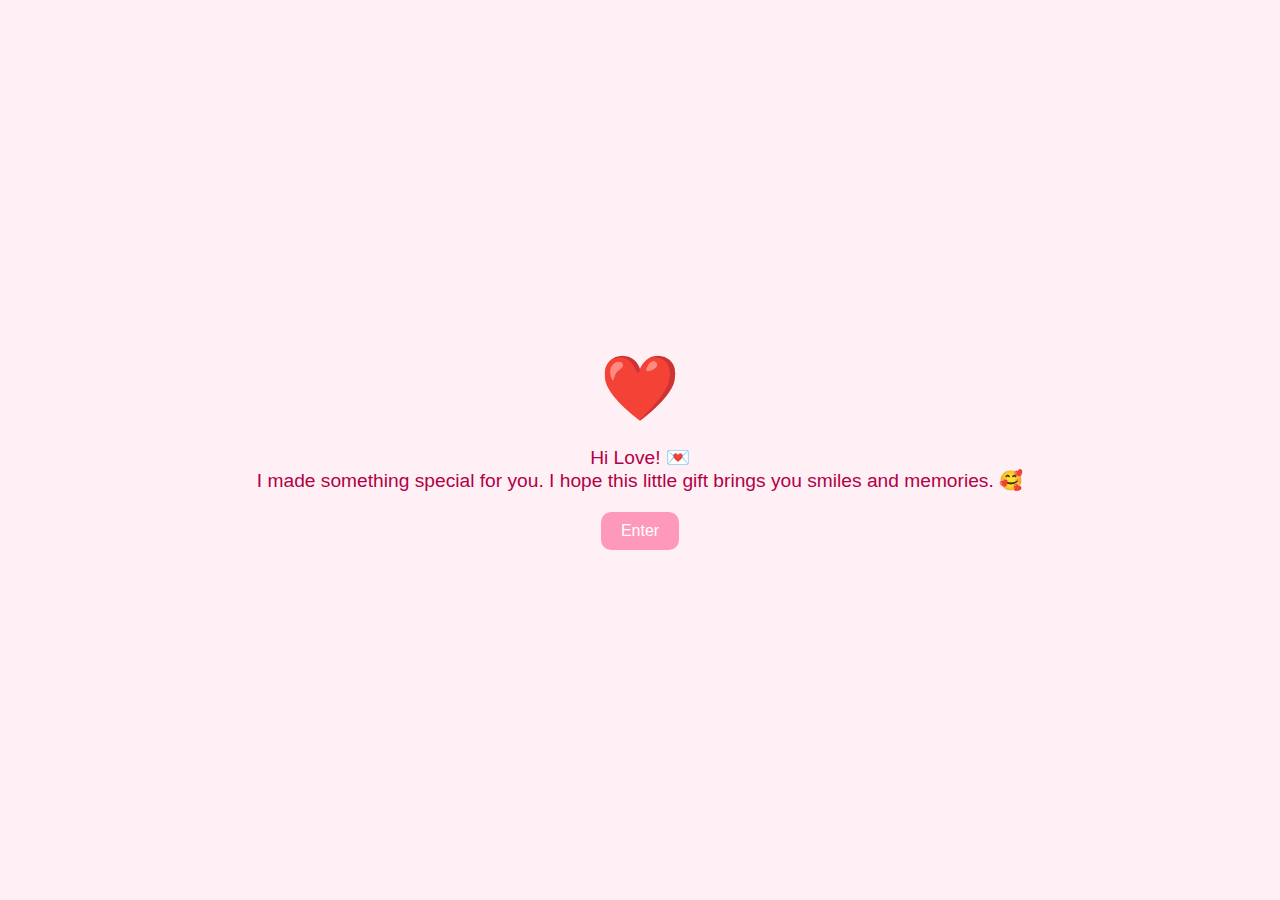
<file: index.html>
<!DOCTYPE html>
<html lang="en">
<head>
  <meta charset="UTF-8" />
  <meta name="viewport" content="width=device-width, initial-scale=1" />
  <title>Monthsary Gift - Home</title>
  <link rel="stylesheet" href="style.css" />
  <link href="https://fonts.googleapis.com/css2?family=Great+Vibes&display=swap" rel="stylesheet" />
  <style>
    body {
      margin: 0;
      font-family: 'Segoe UI', sans-serif;
      background-color: #fff0f5;
      color: #333;
      overflow: hidden; /* prevent scrolling during overlay */
    }

    /* Welcome Overlay */
    #welcomeOverlay {
      position: fixed;
      top: 0;
      left: 0;
      width: 100%;
      height: 100%;
      background: #fff0f5;
      z-index: 9999;
      display: flex;
      flex-direction: column;
      justify-content: center;
      align-items: center;
      transition: opacity 1s ease;
    }

    .heart-loader {
      font-size: 4em;
      animation: spin 3s linear infinite;
      margin-bottom: 20px;
    }

    @keyframes spin {
      from { transform: rotate(0deg); }
      to { transform: rotate(360deg); }
    }

    .welcome-message {
      font-size: 1.2em;
      color: #b30047;
      margin-bottom: 20px;
      text-align: center;
      padding: 0 20px;
    }

    .enter-button {
      padding: 10px 20px;
      background: #ff99bb;
      color: white;
      border: none;
      border-radius: 10px;
      font-size: 1em;
      cursor: pointer;
      transition: background 0.3s;
    }

    .enter-button:hover {
      background: #ff77aa;
    }

    /* Navbar */
    nav.navbar {
      background: #ffc1d3;
      padding: 10px 0;
    }

    nav.navbar ul {
      list-style: none;
      display: flex;
      justify-content: center;
      gap: 30px;
      margin: 0;
      padding: 0;
    }

    nav.navbar ul li a {
      text-decoration: none;
      color: #a80038;
      font-weight: 500;
      padding: 6px 12px;
      border-radius: 6px;
      transition: background 0.3s ease;
    }

    nav.navbar ul li a.active,
    nav.navbar ul li a:hover {
      background-color: #ffd5de;
    }

    header {
      text-align: center;
      margin-top: 50px;
      opacity: 0;
      animation: fadeIn 1.5s ease forwards;
      animation-delay: 1s;
    }

    header h1 {
      color: #b30047;
      font-size: 3.6em;
      font-family: 'Great Vibes', cursive;
      letter-spacing: 1px;
      text-shadow: 1px 1px 3px rgba(179, 0, 71, 0.5);
    }

    header p {
      font-size: 1.1em;
      color: #6e0032;
    }

    main {
      display: flex;
      justify-content: center;
      padding: 40px 20px;
      opacity: 0;
      animation: fadeIn 2s ease forwards;
      animation-delay: 1.5s;
    }

    section {
      background: #ffe6f0;
      border-radius: 15px;
      padding: 30px;
      max-width: 600px;
      text-align: center;
      box-shadow: 0 4px 10px rgba(255, 51, 102, 0.2);
    }

    section h2 {
      color: #b30047;
    }

    footer {
      text-align: center;
      margin-top: 60px;
      padding: 20px;
      background: #ffd9e6;
      color: #a06060;
      font-size: 14px;
      opacity: 0;
      animation: fadeIn 2.5s ease forwards;
      animation-delay: 2s;
    }

    @keyframes fadeIn {
      to {
        opacity: 1;
      }
    }
  </style>
</head>
<body>
  <!-- Welcome Overlay -->
  <div id="welcomeOverlay">
    <div class="heart-loader">❤️</div>
    <div class="welcome-message">
      Hi Love! 💌<br />
      I made something special for you. I hope this little gift brings you smiles and memories. 🥰
    </div>
    <button class="enter-button" onclick="enterSite()">Enter</button>
  </div>

  <!-- Website Content -->
  <nav class="navbar">
    <ul>
      <li><a href="index.html" class="active">Home</a></li>
      <li><a href="love-letter.html">Love Card</a></li>
      <li><a href="photos.html">Photos</a></li>
      <li><a href="timeline.html">Timeline</a></li>
      <li><a href="music.html">Music</a></li>
    </ul>
  </nav>

  <header>
    <h1>Happy Monthsary, Love!</h1>
    <p>Welcome to my special website made just for you.</p>
  </header>

  <main>
    <section>
      <h2>About This Gift</h2>
      <p>This website is filled with love letters, photos, music, and memories of us.</p>
    </section>
  </main>

  <footer>
    <p>Made with ❤️ by your loving boyfriend</p>
  </footer>

  <script>
    function enterSite() {
      const overlay = document.getElementById("welcomeOverlay");
      overlay.style.opacity = "0";
      setTimeout(() => {
        overlay.style.display = "none";
        document.body.style.overflow = "auto";
      }, 1000); // matches transition time
    }
  </script>
</body>
</html>
</file>
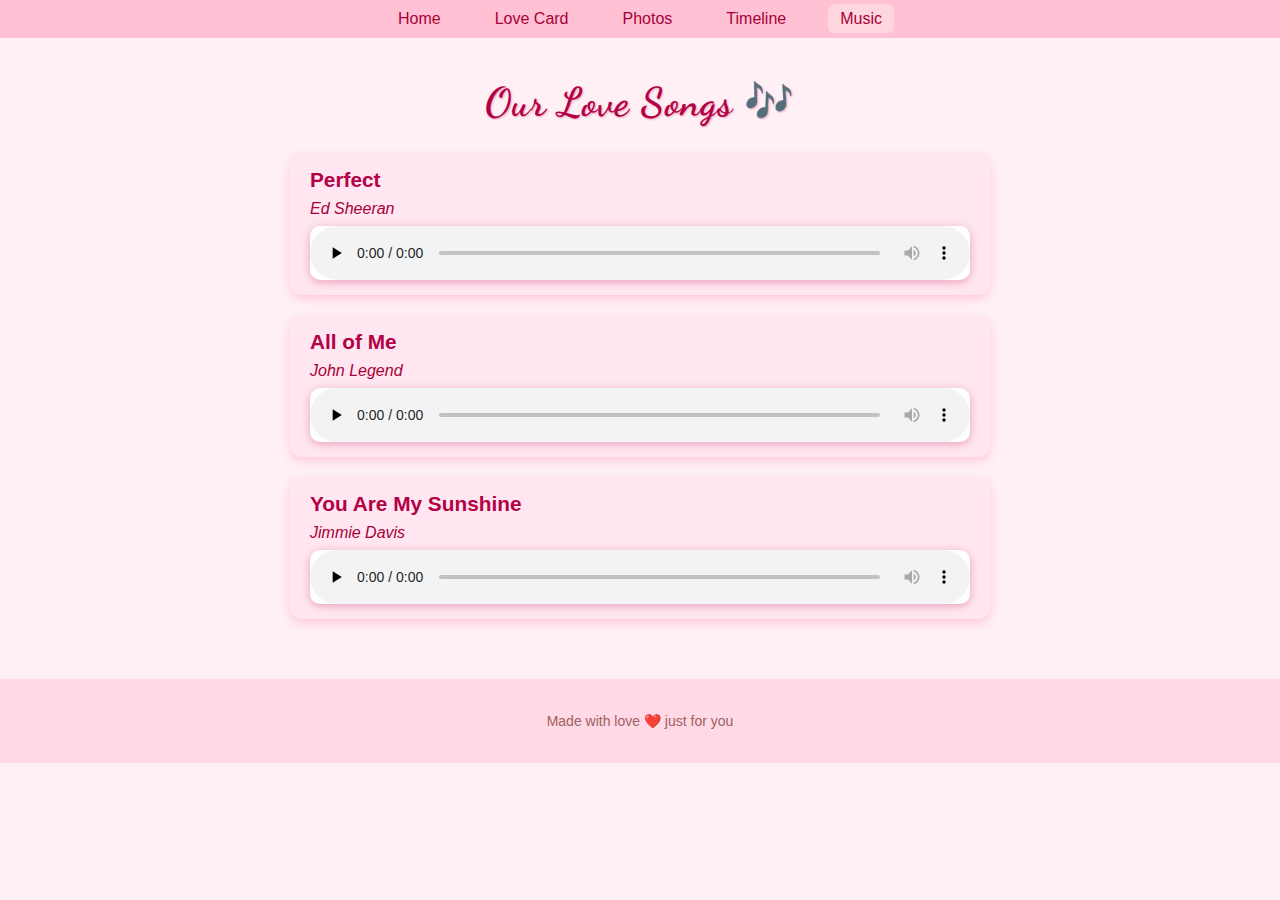
<file: music.html>
<!DOCTYPE html>
<html lang="en">
<head>
  <meta charset="UTF-8" />
  <meta name="viewport" content="width=device-width, initial-scale=1" />
  <title>Music - Monthsary Gift</title>
  <link href="https://fonts.googleapis.com/css2?family=Dancing+Script&display=swap" rel="stylesheet" />
  <style>
    body {
      margin: 0;
      font-family: 'Segoe UI', Tahoma, Geneva, Verdana, sans-serif;
      background-color: #fff0f5;
      color: #333;
    }

    nav.navbar {
      background: #ffc1d3;
      padding: 10px 0;
    }

    nav.navbar ul {
      list-style: none;
      display: flex;
      justify-content: center;
      gap: 30px;
      margin: 0;
      padding: 0;
    }

    nav.navbar ul li a {
      text-decoration: none;
      color: #a80038;
      font-weight: 500;
      padding: 6px 12px;
      border-radius: 6px;
      transition: background 0.3s ease;
    }

    nav.navbar ul li a.active,
    nav.navbar ul li a:hover {
      background-color: #ffd5de;
    }

    header {
      text-align: center;
      margin: 40px 20px 20px;
    }

    header h1 {
      color: #b30047;
      font-size: 2.5em;
      font-family: 'Dancing Script', cursive;
      letter-spacing: 1px;
      text-shadow: 1px 1px 2px rgba(179, 0, 71, 0.3);
    }

    .music-list {
      max-width: 700px;
      margin: 20px auto 60px;
      padding: 0 20px;
      display: flex;
      flex-direction: column;
      gap: 20px;
    }

    .music-item {
      background: #ffe6f0;
      padding: 15px 20px;
      border-radius: 12px;
      box-shadow: 0 4px 10px rgba(255, 51, 102, 0.2);
      opacity: 0;
      transform: translateY(40px);
      transition: opacity 0.6s ease, transform 0.6s ease;
      cursor: pointer;
      display: flex;
      flex-direction: column;
      gap: 8px;
    }

    .music-item.show {
      opacity: 1;
      transform: translateY(0);
    }

    .music-item:hover {
      transform: scale(1.03);
      box-shadow: 0 8px 20px rgba(255, 51, 102, 0.4);
    }

    .music-item h3 {
      margin: 0;
      color: #b30047;
      font-size: 1.3em;
    }

    .music-item p {
      margin: 0;
      font-style: italic;
      color: #a80038;
    }

    /* Custom audio player style */
    audio {
      width: 100%;
      outline: none;
      border-radius: 10px;
      box-shadow: 0 2px 8px rgba(179, 0, 71, 0.3);
      background: #fff;
      cursor: pointer;
      transition: box-shadow 0.3s ease;
    }

    audio:hover {
      box-shadow: 0 4px 15px rgba(179, 0, 71, 0.6);
    }

    footer {
      text-align: center;
      margin-top: 40px;
      padding: 20px;
      background: #ffd9e6;
      color: #a06060;
      font-size: 14px;
    }
  </style>
</head>
<body>

  <nav class="navbar">
    <ul>
      <li><a href="index.html">Home</a></li>
      <li><a href="love-letter.html">Love Card</a></li>
      <li><a href="photos.html">Photos</a></li>
      <li><a href="timeline.html">Timeline</a></li>
      <li><a href="music.html" class="active">Music</a></li>
    </ul>
  </nav>

  <header>
    <h1>Our Love Songs 🎶</h1>
  </header>

  <main class="music-list">
    <div class="music-item">
      <h3>Perfect</h3>
      <p>Ed Sheeran</p>
      <audio controls preload="none" src="music1.mp3"></audio>
    </div>
    <div class="music-item">
      <h3>All of Me</h3>
      <p>John Legend</p>
      <audio controls preload="none" src="music2.mp3"></audio>
    </div>
    
    <div class="music-item">
      <h3>You Are My Sunshine</h3>
      <p>Jimmie Davis</p>
      <audio controls preload="none" src="our_song.mp3"></audio>
    </div>
    
  </main>

  <footer>
    <p>Made with love ❤️ just for you</p>
  </footer>

  <script>
    // Scroll reveal animation
    const musicItems = document.querySelectorAll('.music-item');

    const observer = new IntersectionObserver(entries => {
      entries.forEach(entry => {
        if (entry.isIntersecting) {
          entry.target.classList.add('show');
          observer.unobserve(entry.target);
        }
      });
    }, { threshold: 0.1 });

    musicItems.forEach(item => {
      observer.observe(item);
    });
  </script>

</body>
</html>
</file>
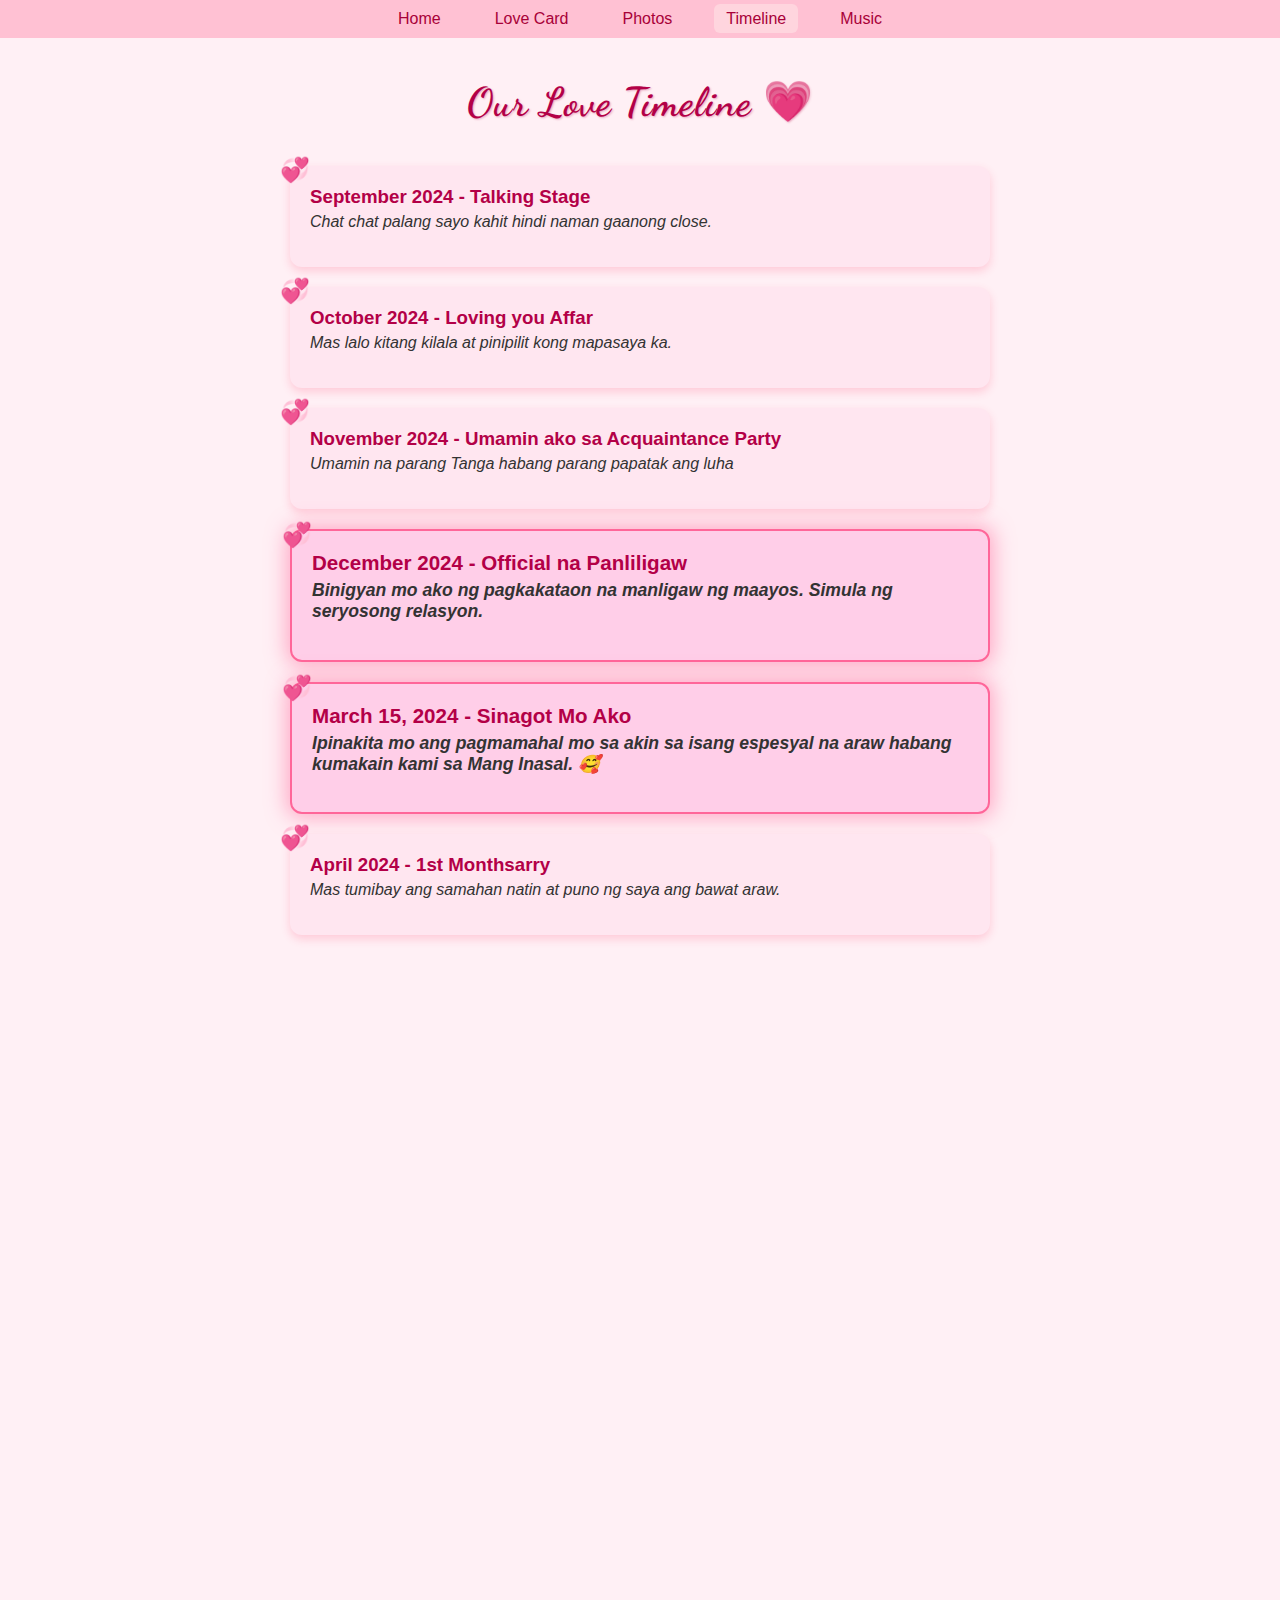
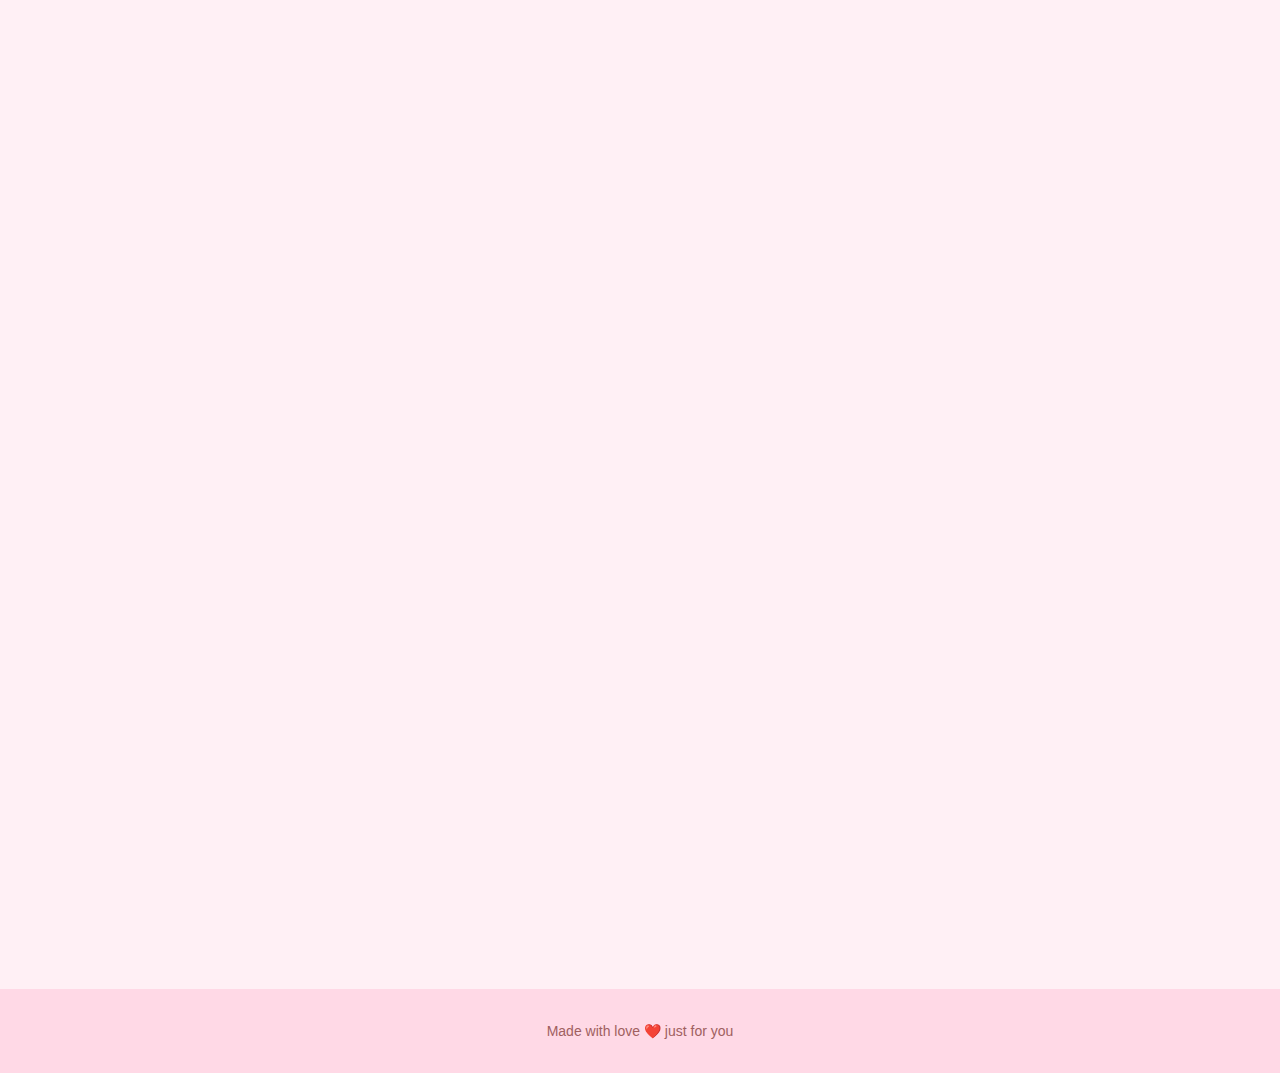
<file: timeline.html>
<!DOCTYPE html>
<html lang="en">
<head>
  <meta charset="UTF-8" />
  <meta name="viewport" content="width=device-width, initial-scale=1" />
  <title>Timeline - Monthsary Gift</title>
  <link href="https://fonts.googleapis.com/css2?family=Dancing+Script&display=swap" rel="stylesheet" />
  <style>
    body {
      margin: 0;
      font-family: 'Segoe UI', Tahoma, Geneva, Verdana, sans-serif;
      background-color: #fff0f5;
      color: #333;
    }

    nav.navbar {
      background: #ffc1d3;
      padding: 10px 0;
    }

    nav.navbar ul {
      list-style: none;
      display: flex;
      justify-content: center;
      gap: 30px;
      margin: 0;
      padding: 0;
    }

    nav.navbar ul li a {
      text-decoration: none;
      color: #a80038;
      font-weight: 500;
      padding: 6px 12px;
      border-radius: 6px;
      transition: background 0.3s ease;
    }

    nav.navbar ul li a.active,
    nav.navbar ul li a:hover {
      background-color: #ffd5de;
    }

    header {
      text-align: center;
      margin: 40px 0 20px;
    }

    header h1 {
      color: #b30047;
      font-size: 2.5em;
      font-family: 'Dancing Script', cursive;
      letter-spacing: 1px;
      text-shadow: 1px 1px 2px rgba(179, 0, 71, 0.3);
      margin-bottom: 20px;
    }

    .timeline {
      max-width: 700px;
      margin: auto;
      padding: 20px;
    }

    .event {
      background: #ffe6f0;
      padding: 20px;
      border-radius: 12px;
      box-shadow: 0 4px 10px rgba(255, 51, 102, 0.2);
      margin-bottom: 20px;
      position: relative;
      cursor: default;

      opacity: 0;
      transform: translateY(40px);
      transition: opacity 0.6s ease, transform 0.6s ease;
    }

    .event::before {
      content: "💞";
      position: absolute;
      top: -10px;
      left: -10px;
      font-size: 24px;
    }

    .event:hover {
      transform: scale(1.03);
      box-shadow: 0 8px 20px rgba(255, 51, 102, 0.4);
    }

    .event h3 {
      margin: 0;
      color: #b30047;
    }

    .event p {
      margin-top: 5px;
      font-style: italic;
    }

    .event.show {
      opacity: 1;
      transform: translateY(0);
    }

    .milestone {
      background: #ffcee8;
      border: 2px solid #ff6699;
      box-shadow: 0 0 20px 4px rgba(255, 102, 153, 0.5);
      font-weight: bold;
      font-size: 1.1em;
    }

    footer {
      text-align: center;
      margin-top: 40px;
      padding: 20px;
      background: #ffd9e6;
      color: #a06060;
      font-size: 14px;
    }
  </style>
</head>
<body>
  <nav class="navbar">
    <ul>
      <li><a href="index.html">Home</a></li>
      <li><a href="love-letter.html">Love Card</a></li>
      <li><a href="photos.html">Photos</a></li>
      <li><a href="timeline.html" class="active">Timeline</a></li>
      <li><a href="music.html">Music</a></li>
    </ul>
  </nav>

  <header>
    <h1>Our Love Timeline 💗</h1>
  </header>

  <main class="timeline">
    <div class="event">
      <h3>September 2024 - Talking Stage</h3>
      <p>Chat chat palang sayo kahit hindi naman gaanong close.</p>
    </div>
    <div class="event">
      <h3>October 2024 - Loving you Affar</h3>
      <p>Mas lalo kitang kilala at pinipilit kong mapasaya ka.</p>
    </div>
    <div class="event">
      <h3>November 2024 - Umamin ako sa Acquaintance Party</h3>
      <p>Umamin na parang Tanga habang parang papatak ang luha</p>
    </div>
    <div class="event milestone">
      <h3>December 2024 - Official na Panliligaw</h3>
      <p>Binigyan mo ako ng pagkakataon na manligaw ng maayos. Simula ng seryosong relasyon.</p>
    </div>
    <div class="event milestone">
      <h3>March 15, 2024 - Sinagot Mo Ako</h3>
      <p>Ipinakita mo ang pagmamahal mo sa akin sa isang espesyal na araw habang kumakain kami sa Mang Inasal. 🥰</p>
    </div>
    <div class="event">
      <h3>April 2024 - 1st Monthsarry</h3>
      <p>Mas tumibay ang samahan natin at puno ng saya ang bawat araw.</p>
    </div>
    <div class="event">
      <h3>May 2024 - 2nd Monthsarry</h3>
      <p>Patuloy ang paglawak ng ating pagmamahalan.</p>
    </div>
    <div class="event">
      <h3>June 2024 - 3rd Monthsarry</h3>
      <p>Mas nararamdaman ko na ang tunay na koneksyon natin.</p>
    </div>
    <div class="event">
      <h3>July 2024 - 4th Monthsarry</h3>
      <p>Masaya ako na kasama kita sa bawat sandali.</p>
    </div>
    <div class="event">
      <h3>August 2024 - 5th Monthsarry</h3>
      <p>Excited na sa mga susunod pang buwan na kasama ka.</p>
    </div>
    <div class="event">
      <h3>September 2024 - 6th Monthsarry</h3>
      <p>Half a year na tayo, at mas lalo pang tumitibay ang ating samahan.</p>
    </div>
    <div class="event">
      <h3>October 2024 - 7th Monthsarry</h3>
      <p>Lahat ng araw ay mas espesyal kapag kasama ka.</p>
    </div>
    <div class="event">
      <h3>November 2024 - 8th Monthsarry</h3>
      <p>Tuloy pa rin ang saya at pagmamahalan natin.</p>
    </div>
    <div class="event">
      <h3>December 2024 - 9th Monthsarry</h3>
      <p>Mas lalo pang lumalim ang samahan natin.</p>
    </div>
    <div class="event">
      <h3>January 2025 - 10th Monthsarry</h3>
      <p>Mas marami pang memories ang ating binuo.</p>
    </div>
    <div class="event">
      <h3>February 2025 - 11th Monthsarry</h3>
      <p>Hindi ko na maisip ang buhay kung wala ka.</p>
    </div>
    <div class="event">
      <h3>March 2025 - 1st Anniversarry</h3>
      <p>Isang taon na tayo at mas lalo pang tumibay ang pagmamahalan natin. 🥂❤️</p>
    </div>
    <div class="event">
      <h3>April 2025 - 13th Monthsarry</h3>
      <p>Patuloy ang saya at pagmamahalan natin araw-araw.</p>
    </div>
    <div class="event">
      <h3>May 2025 - 14th Monthsary</h3>
      <p>Excited sa mga susunod pang buwan at taon na magkasama tayo.</p>
    </div>
  </main>

  <footer>
    <p>Made with love ❤️ just for you</p>
  </footer>

  <script>
    // Scroll reveal animation for each event
    const events = document.querySelectorAll('.event');

    const observer = new IntersectionObserver(entries => {
      entries.forEach(entry => {
        if (entry.isIntersecting) {
          entry.target.classList.add('show');
          observer.unobserve(entry.target);
        }
      });
    }, { threshold: 0.1 });

    events.forEach(event => {
      observer.observe(event);
    });
  </script>
</body>
</html>
</file>
<file: style.css>
/* ===== Responsive Design ===== */
body {
  margin: 0;
  font-family: 'Segoe UI', Tahoma, Geneva, Verdana, sans-serif;
  background-color: #fff0f5;
  color: #b30047;
  padding: 20px;
  box-sizing: border-box;
}

nav.navbar ul {
  flex-wrap: wrap;
  padding: 0;
}

nav.navbar ul li {
  margin-bottom: 8px;
}

/* Make font sizes adjust on smaller screens */
h1 {
  font-size: 2.5rem;
}

@media (max-width: 768px) {
  .cards-container,
  .gallery,
  .timeline {
    padding: 10px;
  }

  nav.navbar ul {
    gap: 15px;
  }

  h1 {
    font-size: 1.8rem;
  }
}

/* ===== Animated Hearts (confetti effect) ===== */
.heart {
  position: fixed;
  width: 25px;
  height: 25px;
  background-color: #ff6699;
  transform: rotate(-45deg);
  animation: floatUp 5s linear infinite;
  opacity: 0.8;
  pointer-events: none;
  z-index: 9999;
}

.heart::before,
.heart::after {
  content: "";
  position: absolute;
  width: 25px;
  height: 25px;
  background-color: #ff6699;
  border-radius: 50%;
}

.heart::before {
  top: -12.5px;
  left: 0;
}

.heart::after {
  left: 12.5px;
  top: 0;
}

@keyframes floatUp {
  0% {
    transform: translateY(0) rotate(-45deg);
    opacity: 0.8;
  }
  100% {
    transform: translateY(-120vh) rotate(-45deg);
    opacity: 0;
  }
}
</file>
